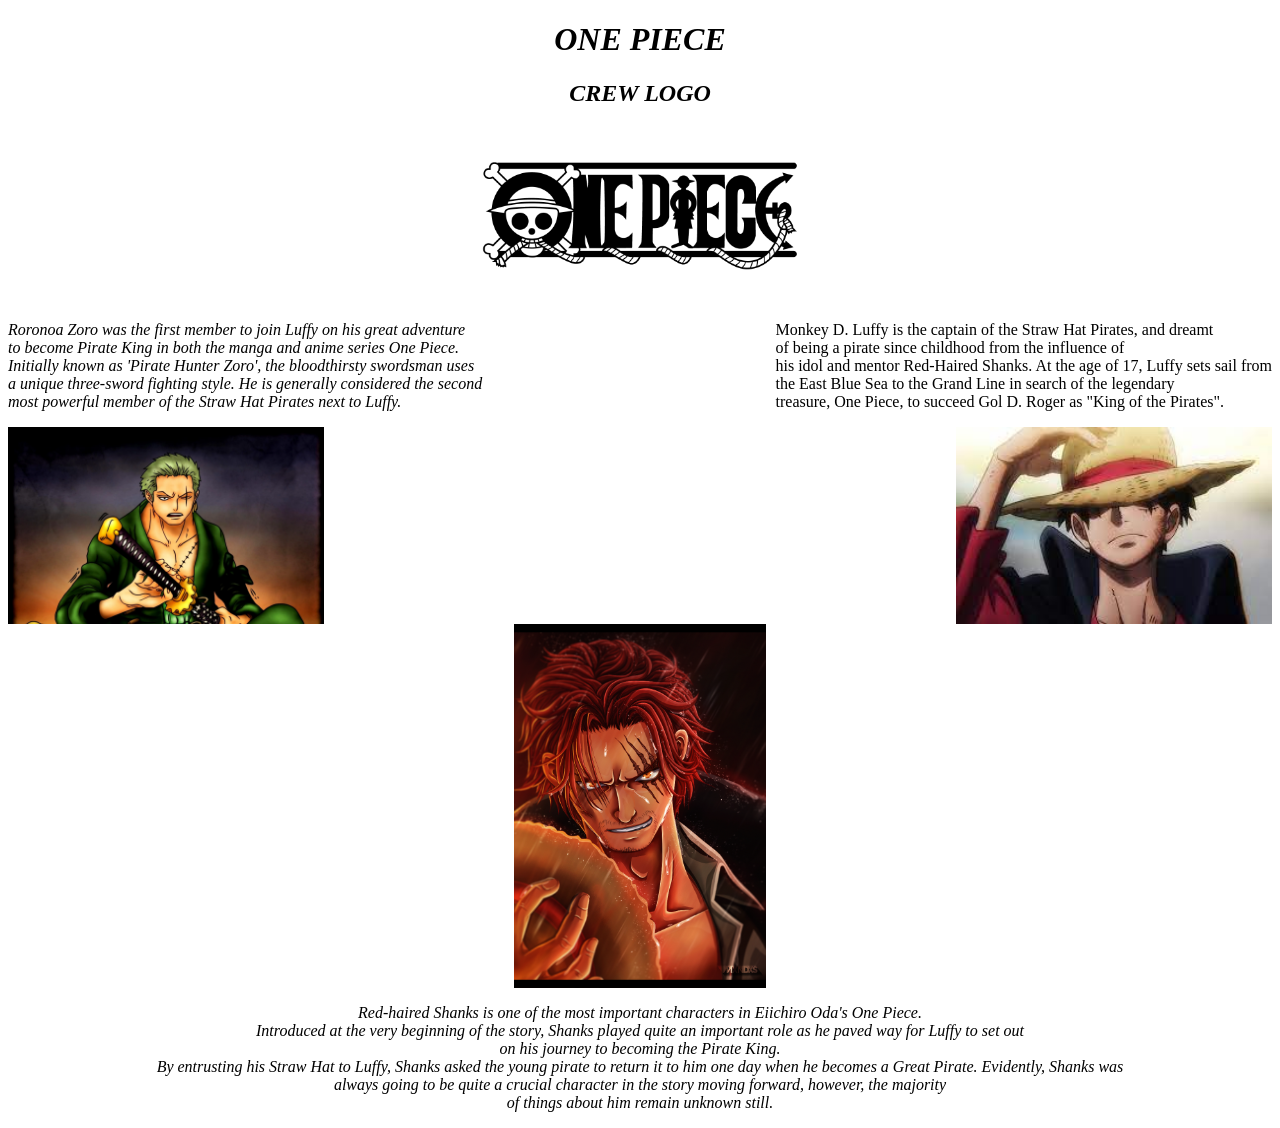
<file: HTML PROJECTS/projects2/index.html>
<!DOCTYPE html>
<html lang="en">
<head>
    <meta charset="UTF-8">
    <meta name="viewport" content="width=device-width, initial-scale=1.0">
    <title>About ONE PIECE</title>
    <style>
        .center {
            display: block;
            margin-left: auto;
            margin-right: auto;
        }
    </style>
</head>
<body>
    <h1 style="text-align: center;"><i>ONE PIECE</i></h1>
    <h2 style="text-align: center;"><i>CREW LOGO</i></h2>
    <img src="./img/One-Piece-Symbol.png" alt="LOGO" width="25%" class="center">
    
    <div style="display: flex;">
        <p style="text-align: left;"><i>Roronoa Zoro was the first member to join Luffy on his great adventure
            <br> to become Pirate King in both the manga and anime series One Piece.<br>
            Initially known as 'Pirate Hunter Zoro',
            the bloodthirsty swordsman uses <br> a unique three-sword fighting style.
            He is generally considered the second <br> most powerful member of the Straw Hat Pirates next to Luffy.</i></p>
        <p style="margin-left:auto;">Monkey D. Luffy is the captain of the Straw Hat Pirates,
            and dreamt <br> of being a pirate since childhood from the influence of <br> his idol and mentor
            Red-Haired  Shanks. At the age of 17, Luffy sets sail from <br> the East Blue Sea to the Grand
            Line in search of the legendary <br> treasure, One Piece, to succeed Gol D. Roger as "King of the Pirates".</p>
    </div>
    
    <div style="display: flex;">
        <img src="./img/Roronoa-zoro-one-sword-style-hd-wallpapers.webp" alt="zoro" width="25%">
        <img src="./img/01cb4fc3-cd32-4dab-ae46-d606bf91e92c.jpg" alt="luffy" width="25%" style="display: block; margin-left: auto;">
    </div>
    
    <img src="./img/d185f84d9adc5a10b5a364e3f0dcd036.png" alt="shanks" width="20%" style="display: block; margin-left: auto; margin-right: auto;">
    
    <p style="text-align: center;"><i>Red-haired Shanks is one of the most important characters in Eiichiro Oda's One Piece.<br>
        Introduced at the very beginning of the story, Shanks played quite an important role as
        he paved way for Luffy to set out <br> on his journey to becoming the Pirate King. <br> By entrusting
        his Straw Hat to Luffy, Shanks asked the young pirate to return it to him one day when he
        becomes a Great Pirate. Evidently, Shanks was <br> always going to be quite a crucial character 
        in the story moving forward, however, the majority <br> of things about him remain unknown still.</i></p>
</body>
</html>
</file>
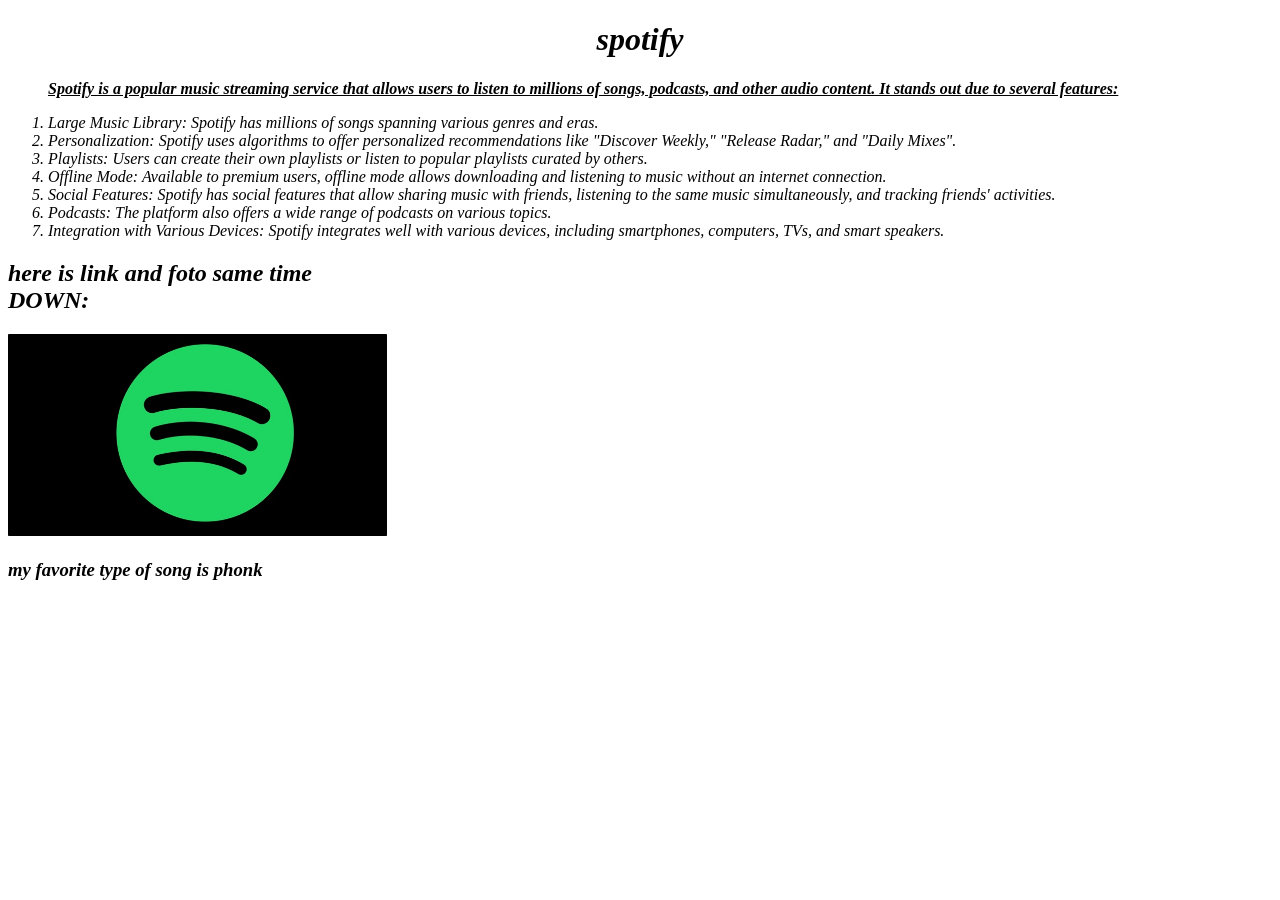
<file: HTML PROJECTS/projects3/index.html>
<!DOCTYPE html>
<html lang="en">
<head>
    <meta charset="UTF-8">
    <meta name="viewport" content="width=device-width, initial-scale=1.0">
    <title>About spotify</title>
</head>
<body>
    <center>
    <h1><i>spotify</i><i></h1>
    </center>
    <ol> 
        <p><u><b>Spotify is a popular music streaming service that allows users to listen to millions of songs,  podcasts, and other audio content. It stands out due to several features:</b></u></p>

            <li> <i>Large Music Library:  Spotify has millions of songs spanning various genres and eras.</i> <br> </li>
            
           <li> <i>Personalization: Spotify uses  algorithms to offer personalized recommendations like "Discover Weekly," "Release Radar," and  "Daily Mixes".</i> <br> </li>
            
            <li> <i>Playlists: Users can create their own playlists or listen to popular playlists curated by others.</i> <br> </li>
            
            <li> <i>Offline Mode: Available to premium users, offline mode allows downloading and listening to music without an internet connection.</i> <br> </li>
            
            <li> <i>Social Features: Spotify has social features that allow sharing music with friends,  listening to the same music simultaneously, and tracking friends'  activities.</i> <br> </li> 
            
            <li> <i>Podcasts: The platform also offers a  wide range of podcasts on various topics.</i> <br> </li>
            
            <li> <i>Integration with Various Devices: Spotify integrates well with various  devices, including smartphones, computers, TVs, and smart speakers.</i> <br> </li>
    </ol>
    <h2>here is link and foto same time <br> <i>DOWN:</i> </h2>
    <a href="https://open.spotify.com/"><img src="./img/spotify_logo_750400.jpg" alt="foto=link" width="30%"></a> 
    <h3>my favorite type of song is phonk</h3>
</body>
</html>
</file>
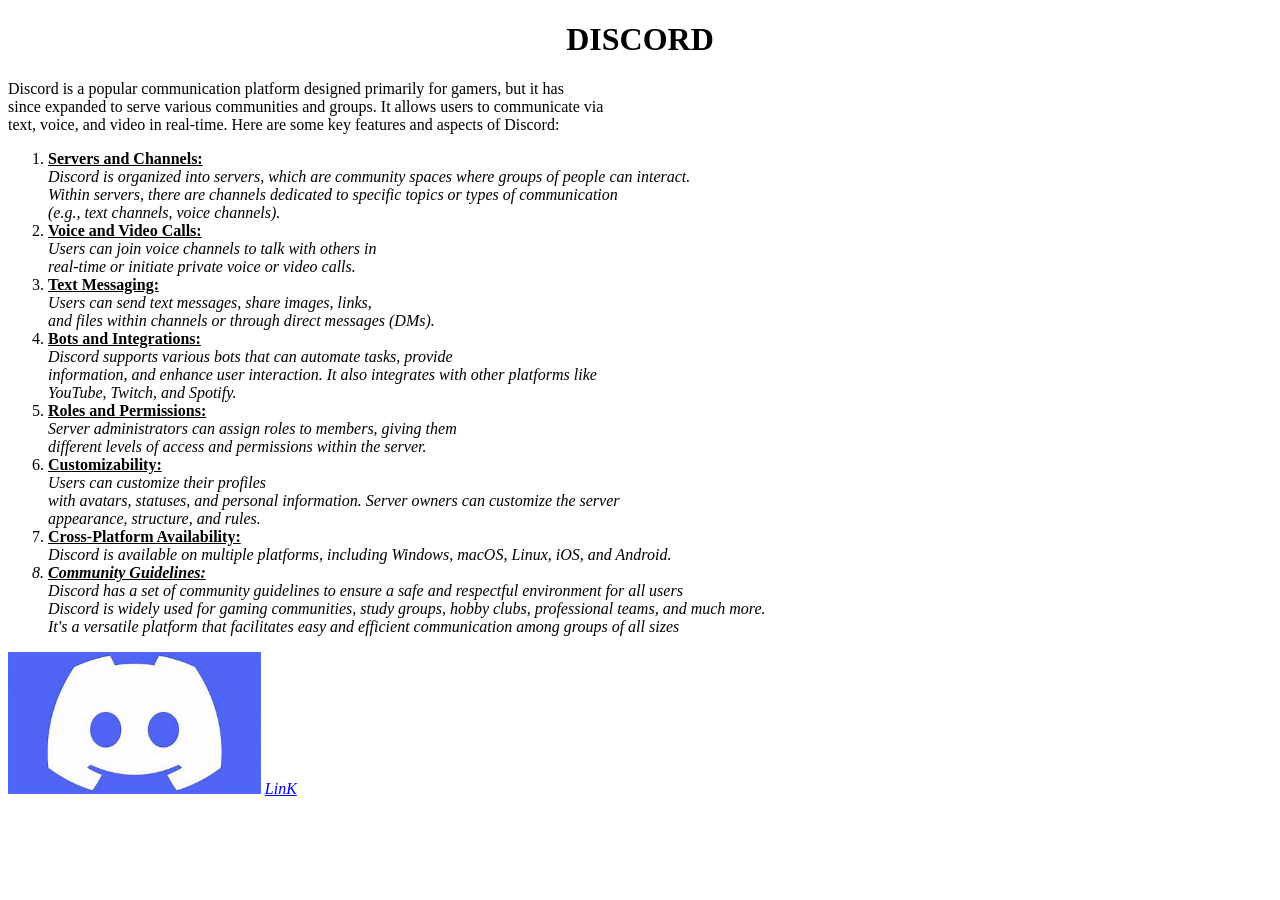
<file: HTML PROJECTS/projects4/index.html>
<!DOCTYPE html>
<html lang="en">
<head>
    <meta charset="UTF-8">
    <meta name="viewport" content="width=device-width, initial-scale=1.0">
    <title>About DISCORD</title>
</head>
<body>
    <center>
    <h1>DISCORD</h1>
    </center>
    <p>Discord is a popular communication platform designed primarily for gamers, but it has <br>
         since expanded to serve various communities and groups. It allows users to communicate via <br> text, voice, and video in real-time. Here are some key features and aspects of Discord:</p>
        <ol>
            <li><b><u>Servers and Channels:</u></b></li>
        <i>Discord is organized into servers, which are community spaces where groups of people can interact. <br>
        Within servers, there are channels dedicated to specific topics or types of communication <br> (e.g., text channels, voice channels).</i>
        <li><b><u>Voice and Video Calls:</u></b></li>
        <i>Users can join voice channels to talk with others in <br> real-time or initiate private voice or video calls.</i>
        <li><b><u>Text Messaging:</u></b></li>
        <i>Users can send text messages, share images, links, <br> and files within channels or through direct messages (DMs).</i>
        <li><b><u>Bots and Integrations:</u></b></li>
        <i>Discord supports various bots that can automate tasks, provide <br> information, and enhance user interaction.
        It also integrates with other platforms like <br> YouTube, Twitch, and Spotify.</i>
        <li><b><u>Roles and Permissions:</u></b></li>
        <i>Server administrators can assign roles to members, giving them <br> different levels of access and permissions within the server.</i> 
        <li><b><u>Customizability:</u></b></li>
        <i>Users can customize their profiles <br> with avatars, statuses, and personal information.
        Server owners can customize the server <br> appearance, structure, and rules.</i>
        <li><b><u>Cross-Platform Availability:</u><i></b></li>
        <i>Discord is available on multiple platforms, including Windows, macOS, Linux, iOS, and Android.</i>
        <li><b><u>Community Guidelines:</u></b></li>
       <i>Discord has a set of community guidelines to ensure a safe and respectful environment for all users <br> 
        Discord is widely used for gaming communities, study groups, hobby clubs, professional teams, and much more. <br> 
         It's a versatile platform that facilitates easy and efficient communication among groups of all sizes</i></ol>
         <img src="./img/th.jpg" alt="photo" width="20%">
         <a href="https://discord.com/">LinK</a>
</body>
</html>
</file>
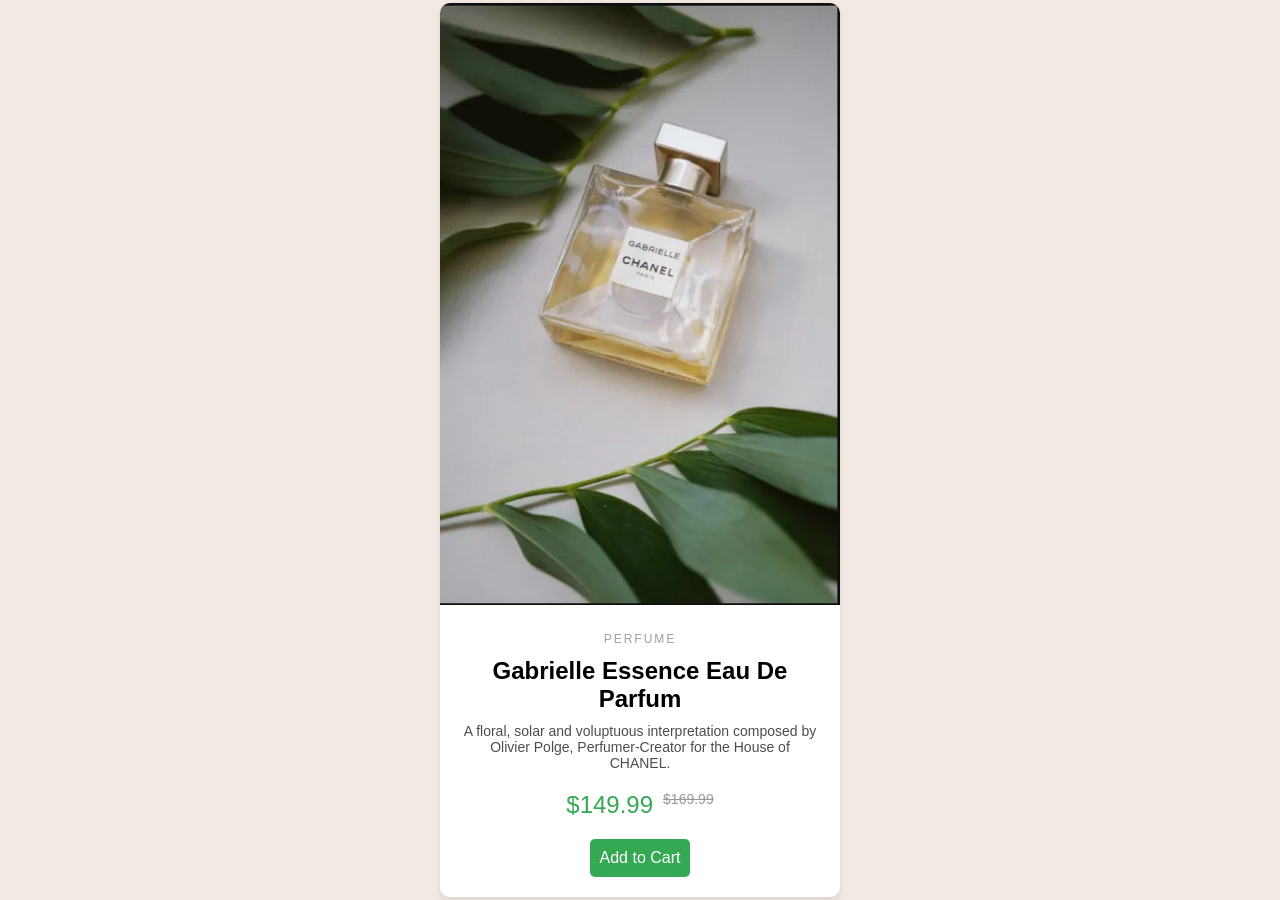
<file: HTML PROJECTS/projects5/index.html>
<!DOCTYPE html>
<html lang="en">
<head>
    <meta charset="UTF-8">
    <meta name="viewport" content="width=device-width, initial-scale=1.0">
    <title>Product Card</title>
    <link rel="stylesheet" href="./style.css">
</head>
<body>
    <div class="product-card">
        <div class="image-section">
            <img src="./img/image.png" alt="Gabrielle Essence Eau De Parfum">
        </div>
        <div class="details-section">
            <span class="category">Perfume</span>
            <h1>Gabrielle Essence Eau De Parfum</h1>
            <p>A floral, solar and voluptuous interpretation composed by Olivier Polge, Perfumer-Creator for the House of CHANEL.</p>
            <div class="price">
                <span class="current-price">$149.99</span>
                <span class="old-price">$169.99</span>
            </div>
            <button class="add-to-cart">Add to Cart</button>
        </div>
    </div>
</body>
</html>
</file>
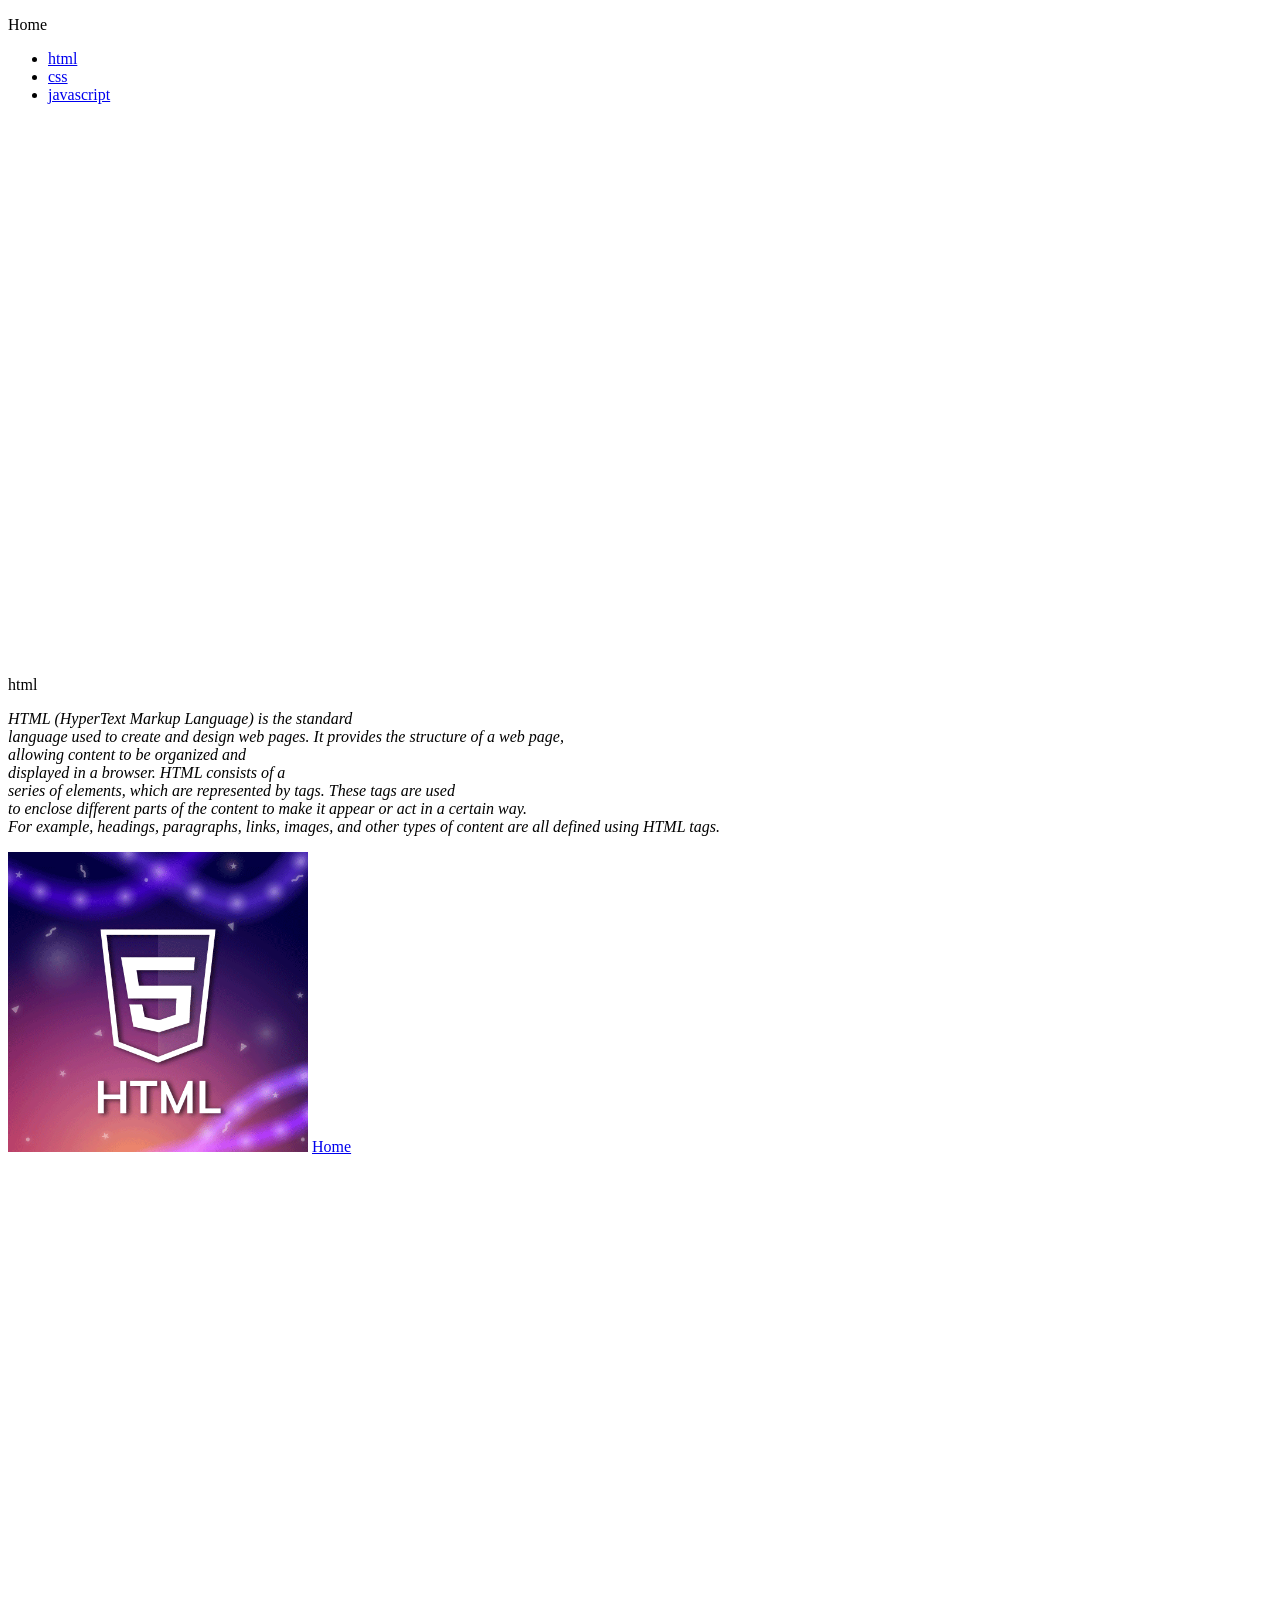
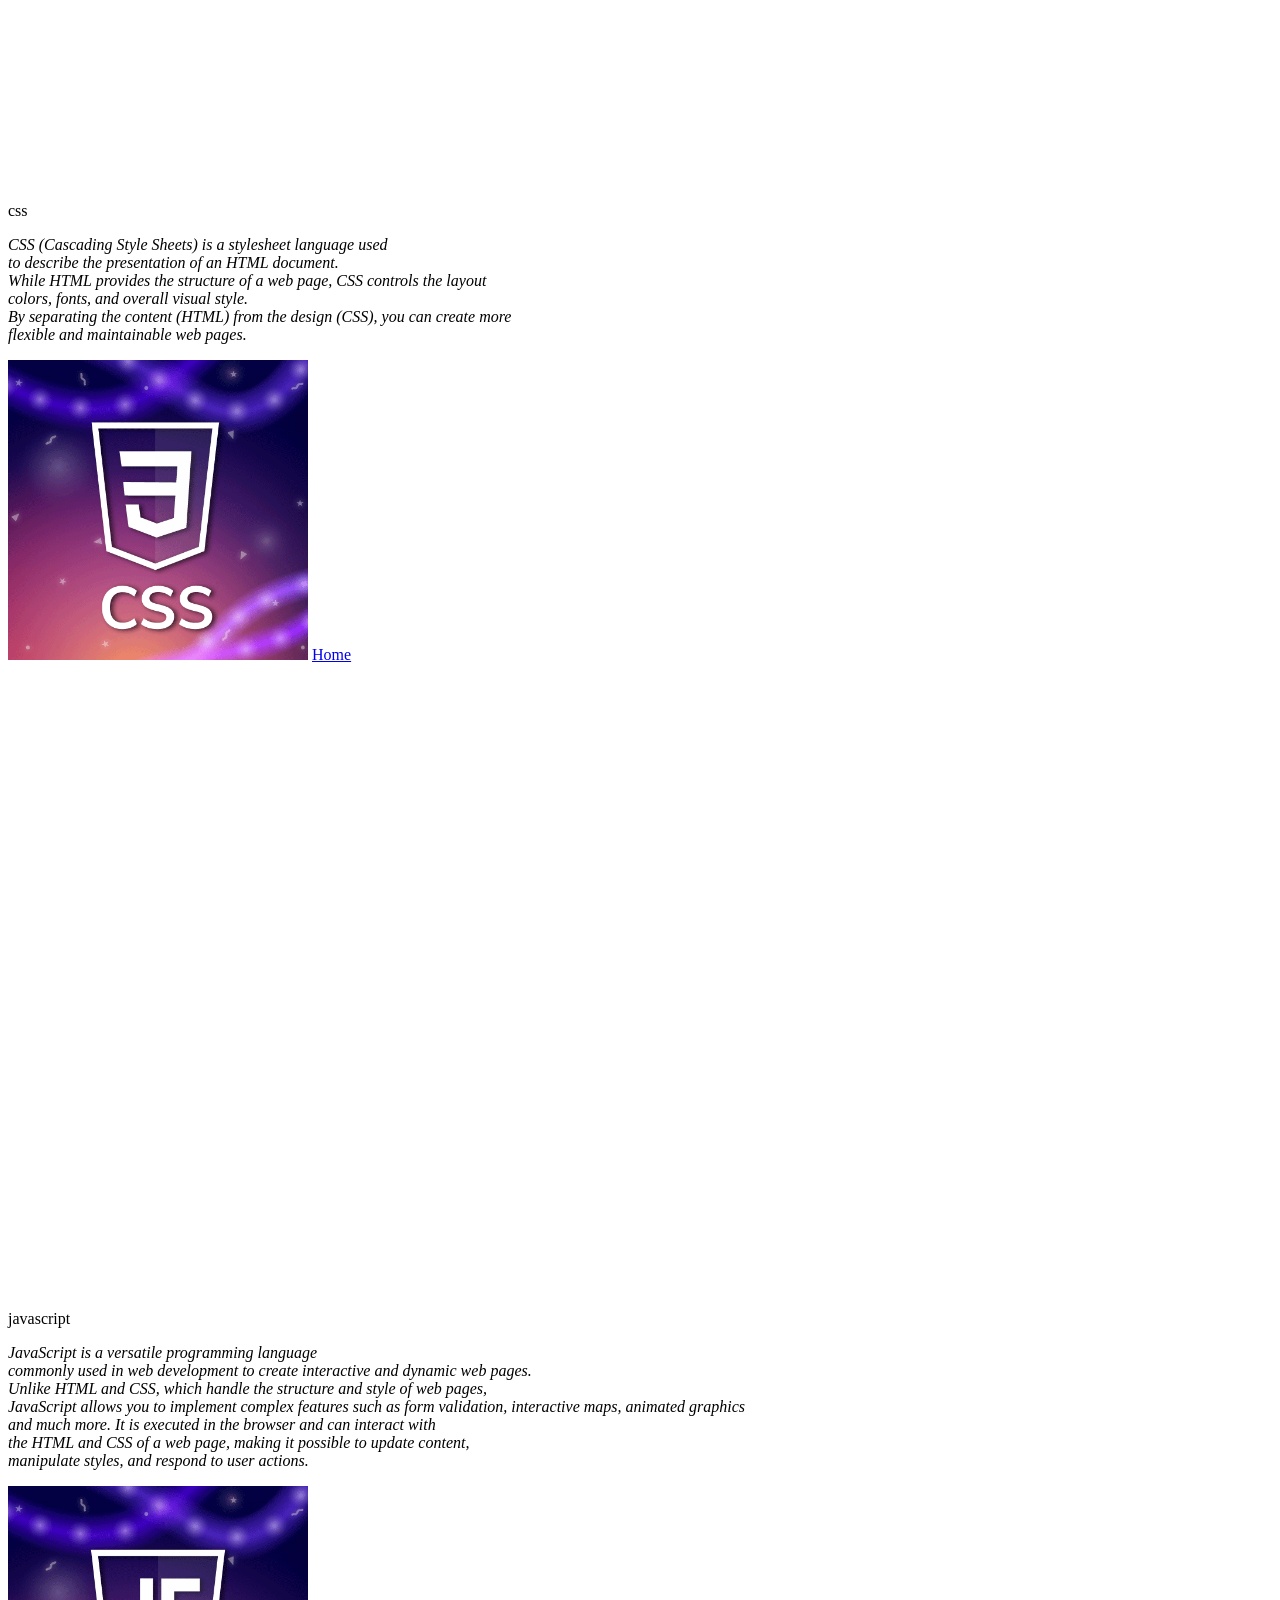
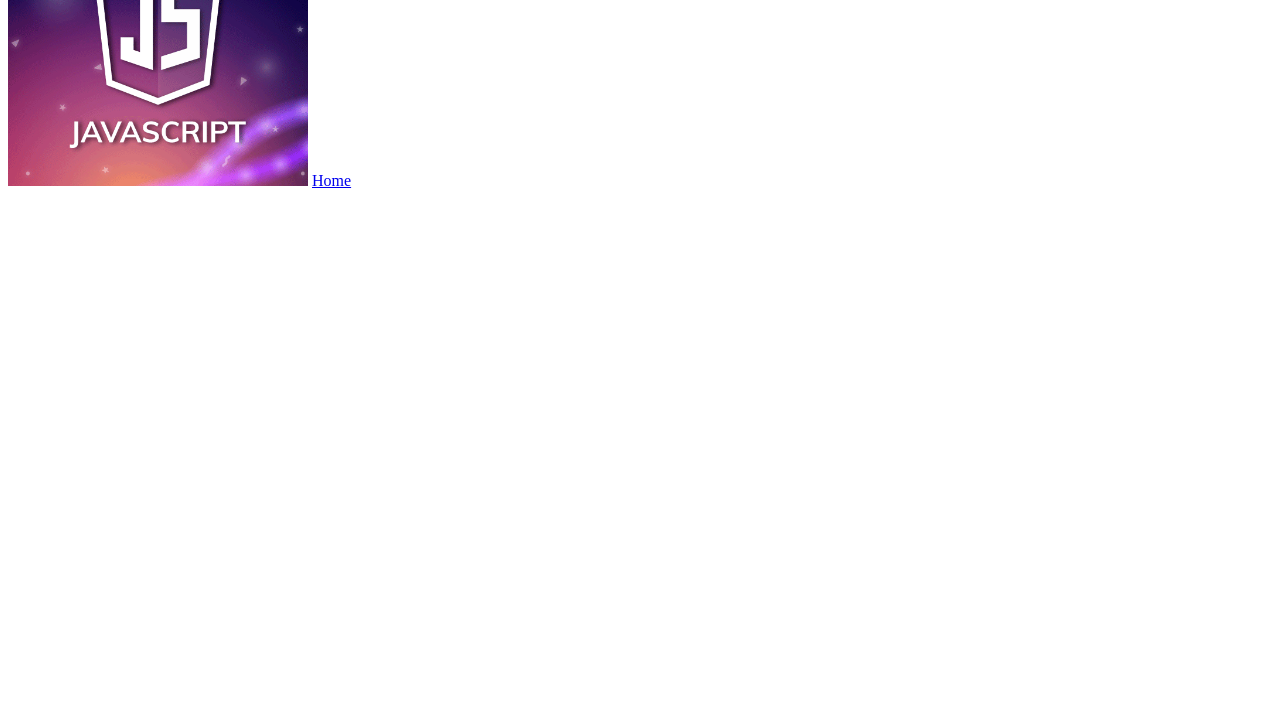
<file: HTML PROJECTS/projects6/index.html>
<!DOCTYPE html>
<html lang="en">
<head>
    <meta charset="UTF-8">
    <meta name="viewport" content="width=device-width, initial-scale=1.0">
    <title>Document</title>
</head>
<body>
    <p id="home">Home</p>
    <nav>
        <ul>
            <li><a href="#html">html</a></li>
            <li><a href="#css">css</a></li>
            <li><a href="#javascript">javascript</a></li>
        </ul>
    </nav>


    <br><br><br><br><br><br><br><br><br><br>
    <br><br><br><br><br><br><br><br><br><br>
    <br><br><br><br><br><br><br><br><br><br>


    <p id="html">html</p>
    <p><i>HTML (HyperText Markup Language) is the standard <br> language used to create and design web pages. 
        It provides the structure of a web page, <br> allowing content to be organized and <br> displayed in a browser.
         HTML consists of a <br> series of elements, which are represented by tags. 
        These tags are used <br> to enclose different parts of the content to make it appear or act in a certain way. <br> For example,
         headings, paragraphs, links, images, and other types of content are all defined using HTML tags.</i></p>
         <img src="./img/unnamed.png" alt="html photo" width="300">
    <a href="#home">Home</a>


    <br><br><br><br><br><br><br><br><br><br><br>
    <br><br><br><br><br><br><br><br><br><br><br>
    <br><br><br><br><br><br><br><br><br><br><br>
    <br><br><br>


    <p id="css">css</p>
    <p><i>CSS (Cascading Style Sheets) is a stylesheet language used  <br> 
        to describe the presentation of an HTML document.
         <br>While HTML provides the structure of a web page, CSS controls the layout
   <br>colors, fonts, and overall visual style. <br> By separating the content (HTML) from the design (CSS),
         you can create more <br> flexible and maintainable web pages.</i></p>
         <img src="./img/unnamed (1).png" alt="css Photo" width="300">
    <a href="#home">Home</a>




    <br><br><br><br><br><br>
    <br><br><br><br><br><br>
    <br><br><br>
    <br><br><br><br><br><br>
    <br><br><br><br><br><br>
    <br><br><br>
    <br><br><br><br><br><br>


    <p id="javascript">javascript</p>
    <p><i>JavaScript is a versatile programming language <br>  commonly used in web development to create 
        interactive and dynamic web pages. <br> Unlike HTML and CSS, which handle the structure and 
        style of web pages, <br> JavaScript allows you to implement complex features such as form
         validation, interactive maps, animated graphics <br> and much more. It is executed in
         the browser and can interact with <br> the HTML and CSS of a web page,
         making it possible to update content, <br> manipulate styles, and respond to user actions.</i></p>
         <img src="./img/unnamed (2).png" alt="javascript photo" width="300px">
    <a href="#home">Home</a>




    <br><br><br><br><br><br><br><br><br><br>
    <br><br><br><br><br><br><br><br><br><br>
    <br><br><br><br><br><br><br><br><br><br>




</body>
</html>
</file>
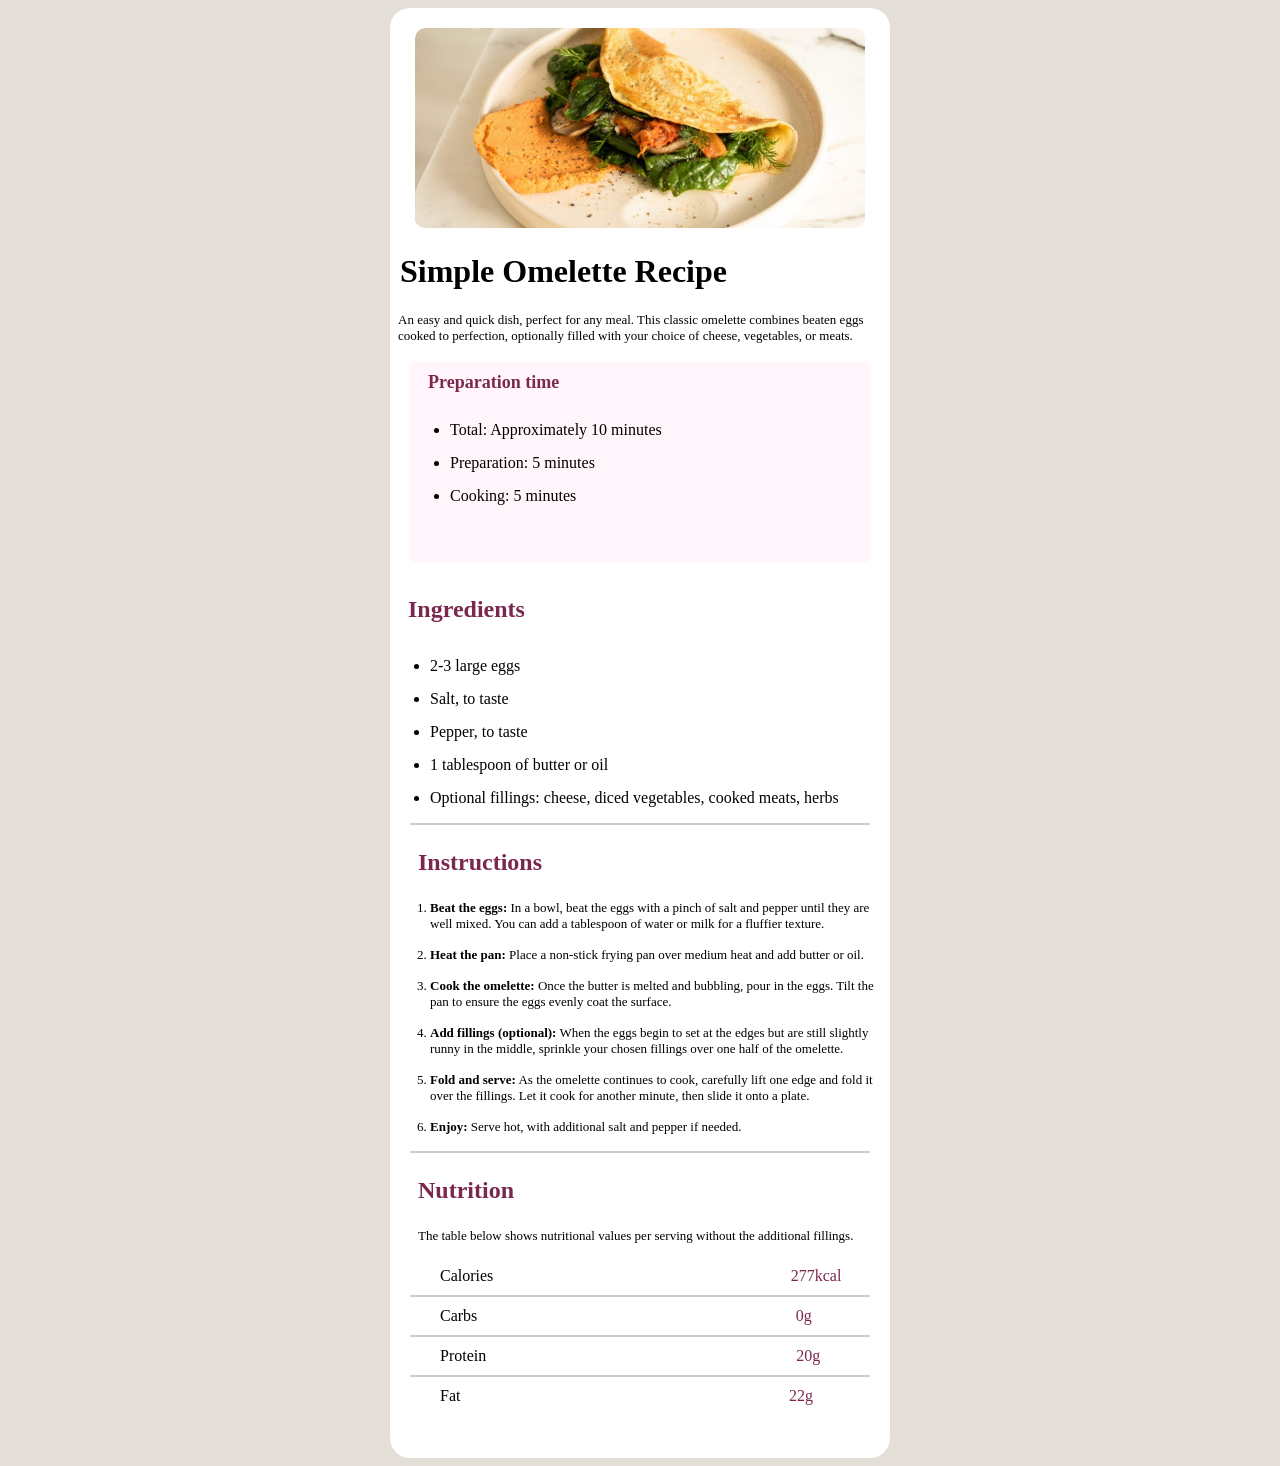
<file: HTML PROJECTS/projects8/index.html>
<!DOCTYPE html>
<html lang="en">
  <head>
    <meta charset="UTF-8">
    <meta name="viewport" content="width=device-width, initial-scale=1.0">
    <link rel="stylesheet" href="./css/style.css">
    <title>Frontend Mentor | Recipe page</title>
  </head>
  <body>
    <div class="container">
      <div class="image">
        <img src="./assets/images/image-omelette.jpeg" width="400px">
      </div>
      <div class="text">
        <h1>Simple Omelette Recipe</h1>
        <p>An easy and quick dish, perfect for any meal. This classic omelette combines beaten eggs cooked 
          to perfection, optionally filled with your choice of cheese, vegetables, or meats.
        </p>
        <div class="prep">
          <p>Preparation time</p>
          <ul>
            <li>Total: Approximately 10 minutes</li>
            <li>Preparation: 5 minutes</li>
            <li>Cooking: 5 minutes</li>
          </ul>
        </div>
        <p id="Ing">Ingredients</p>
        <ul>
          <li>2-3 large eggs</li>
          <li>Salt, to taste</li>
          <li>Pepper, to taste</li>
          <li>1 tablespoon of butter or oil</li>
          <li>Optional fillings: cheese, diced vegetables, cooked meats, herbs</li>
        </ul>
        <hr>
        <p id="Ins">Instructions</p>
        <ol>
          <li><b>Beat the eggs:</b> In a bowl, beat the eggs with a pinch of salt and pepper until they are well mixed. 
            You can add a tablespoon of water or milk for a fluffier texture.</li>
          <li><b>Heat the pan:</b> Place a non-stick frying pan over medium heat and add butter or oil.</li>
          <li><b>Cook the omelette:</b> Once the butter is melted and bubbling, pour in the eggs. Tilt the pan to ensure 
            the eggs evenly coat the surface.</li>
          <li><b>Add fillings (optional):</b> When the eggs begin to set at the edges but are still slightly runny in the 
            middle, sprinkle your chosen fillings over one half of the omelette.</li>
          <li><b>Fold and serve:</b> As the omelette continues to cook, carefully lift one edge and fold it over the 
            fillings. Let it cook for another minute, then slide it onto a plate.</li>
          <li><b>Enjoy:</b> Serve hot, with additional salt and pepper if needed.</li>
        </ol>
        <hr>
        <p id="nut">Nutrition</p>
        <p id="bel">The table below shows nutritional values per serving without the additional fillings.</p>
        <table>
          <tr>
            <td>Calories</td>
            <td class="d">277kcal</td>
          </tr>
        </table>
        <hr class="hr">
        <table>
          <tr>
            <td>Carbs</td>
            <td class="d">0g</td>
          </tr>
        </table>
        <hr class="hr">
        <table>
          <tr>
            <td>Protein</td>
            <td class="d">20g</td>
          </tr>
        </table>
        <hr class="hr">
        <table>
          <tr>
            <td>Fat</td>
            <td class="d">22g</td>
          </tr>
        </table>
      </div>
    </div>
  </body>
</html>
</file>
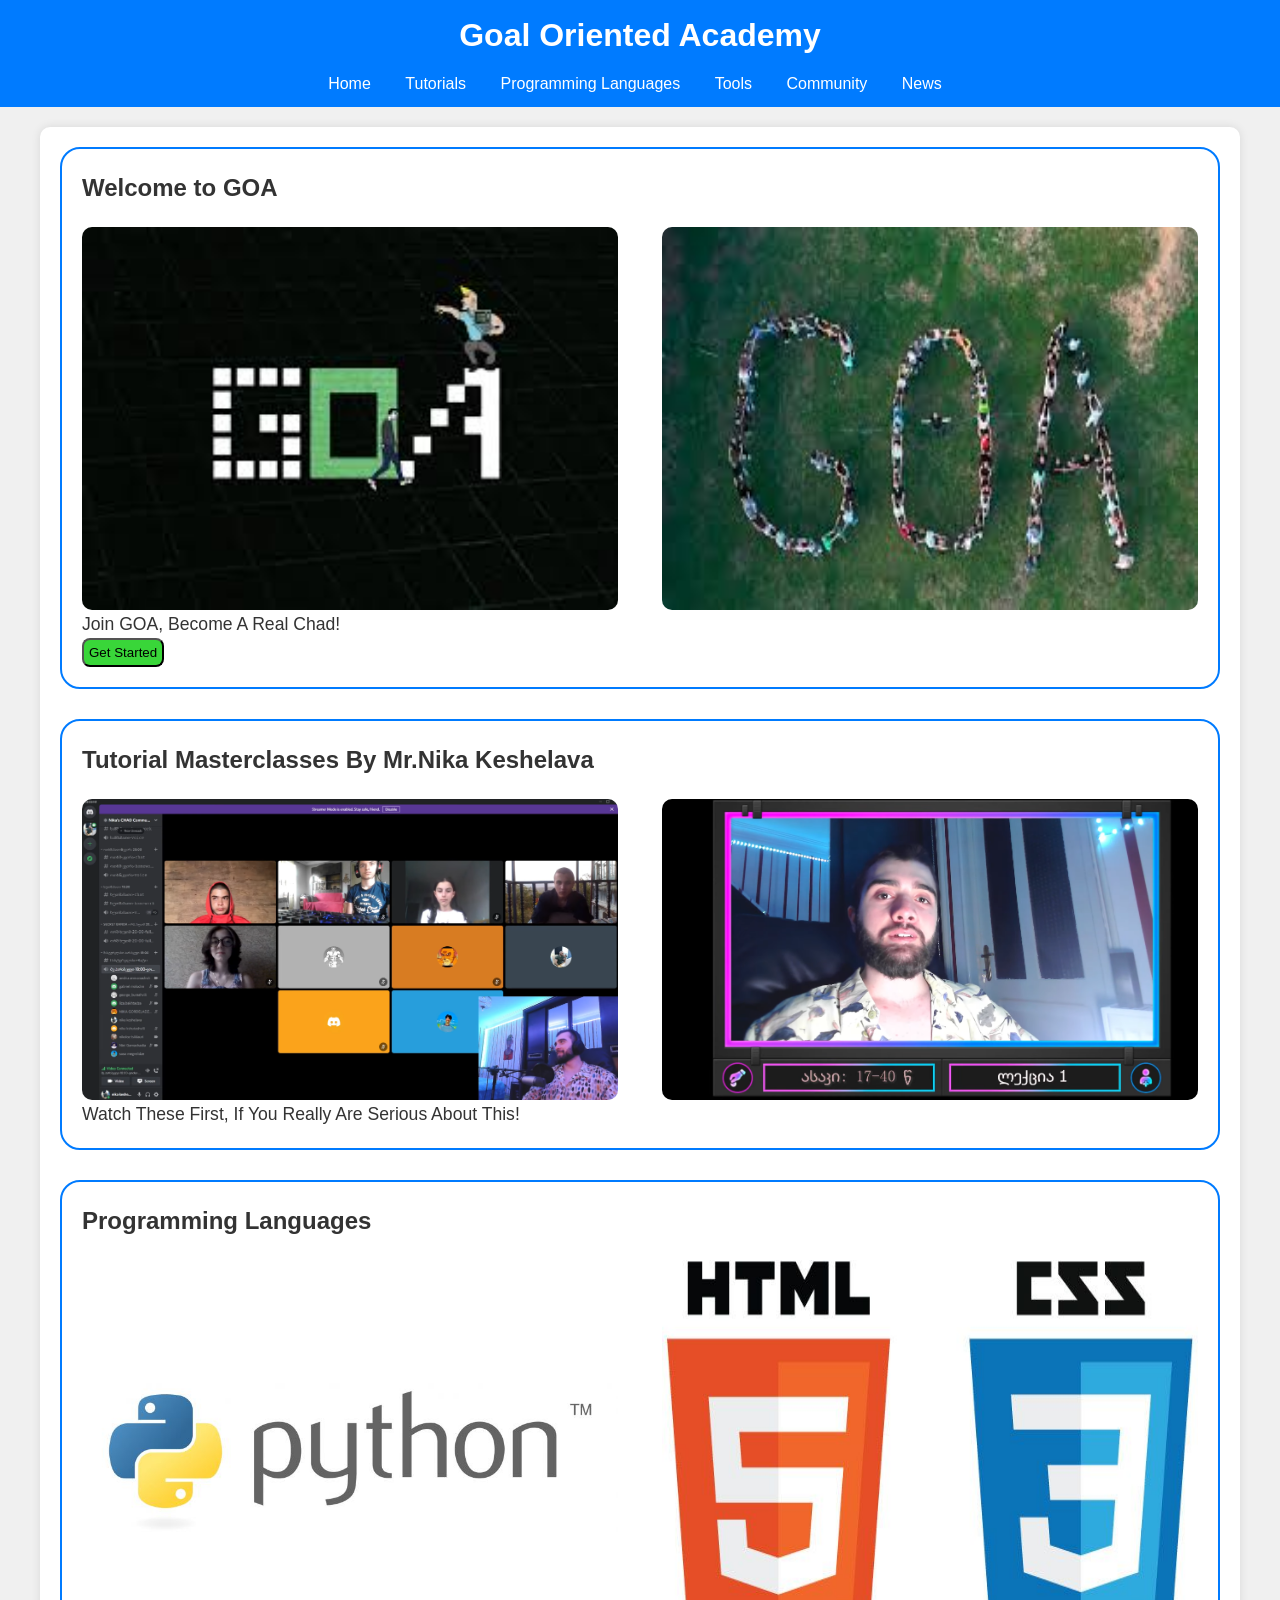
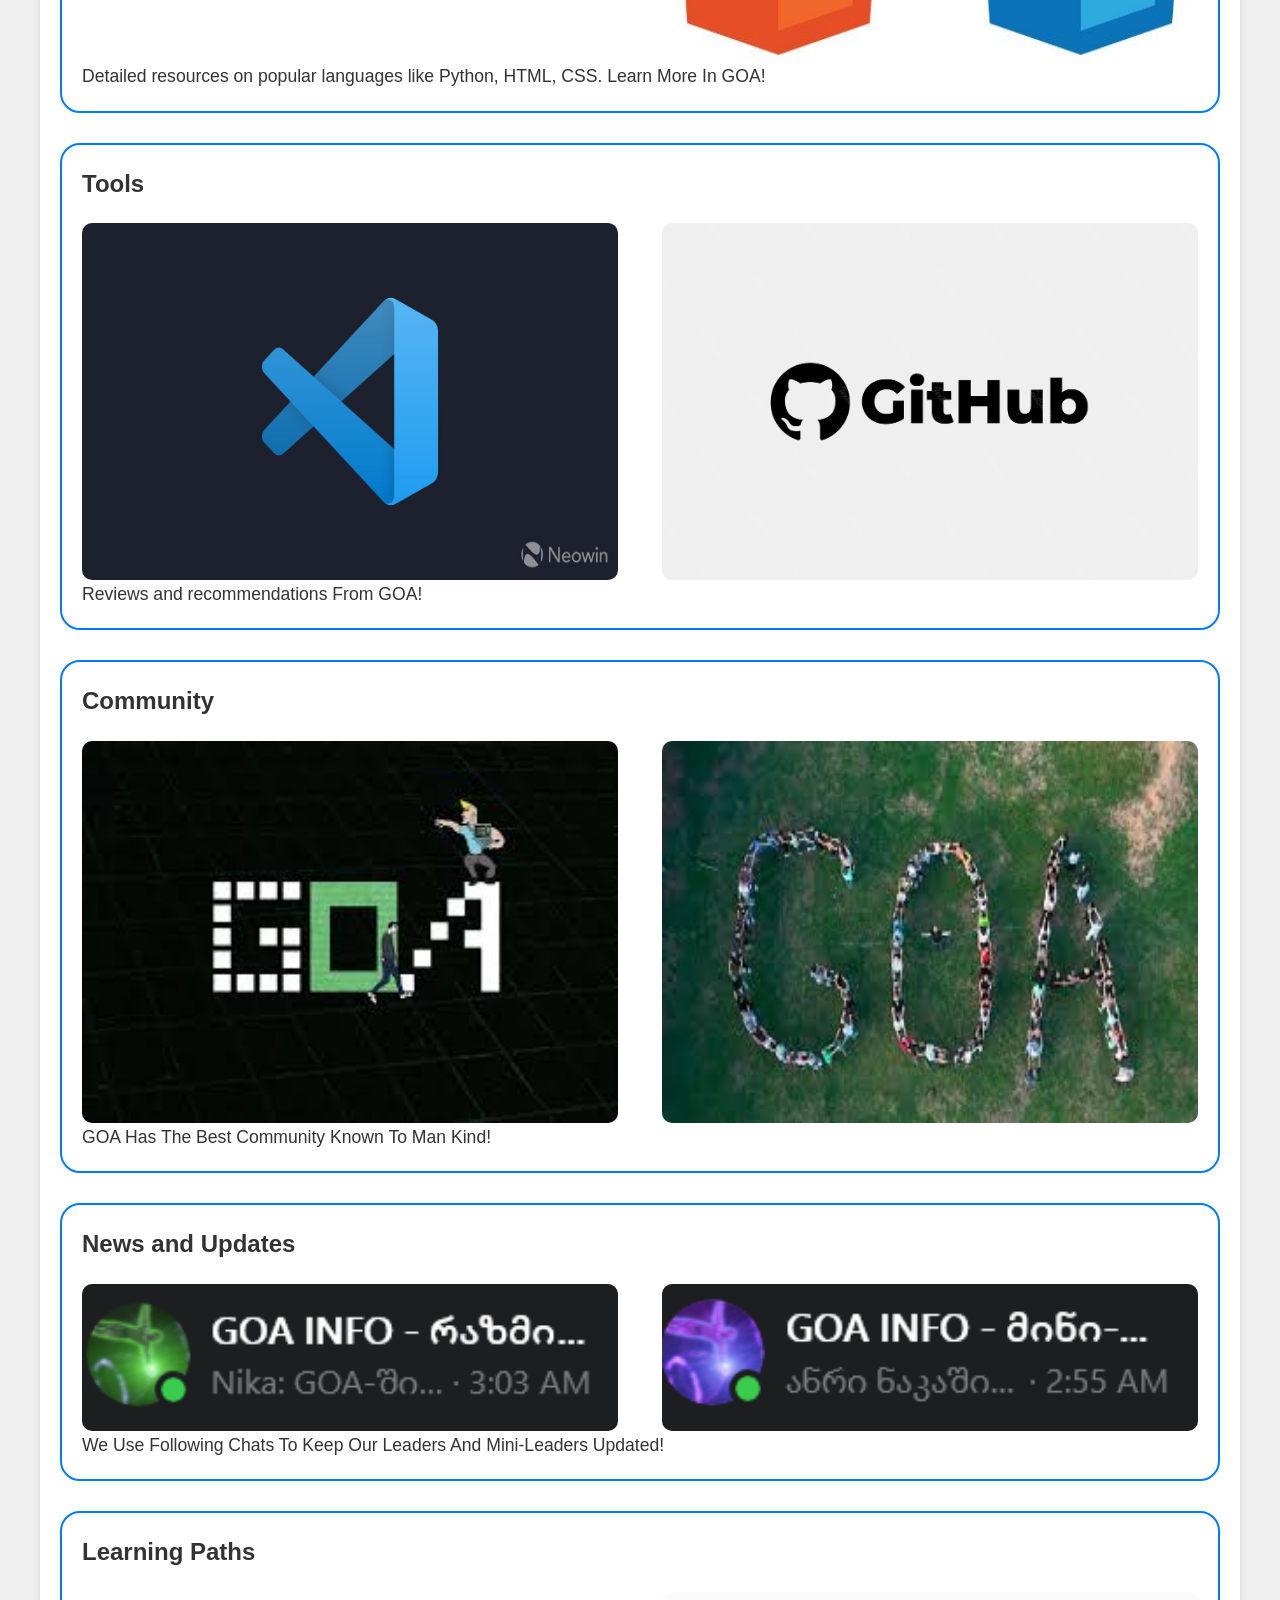
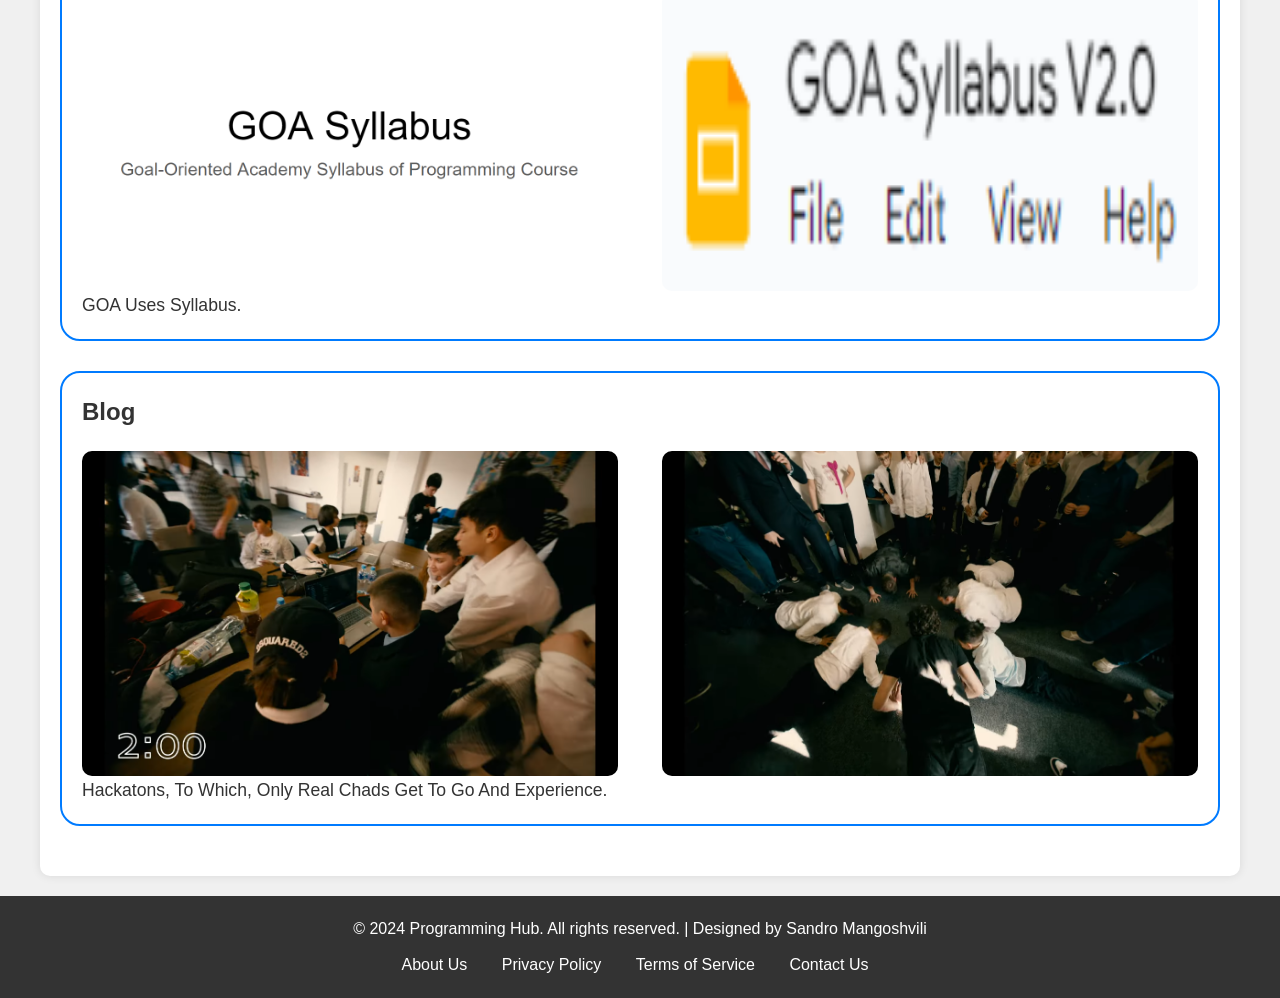
<file: HTML PROJECTS/projects9/index.html>
<!DOCTYPE html>
<html lang="en">
<head>
    <meta charset="UTF-8">
    <meta name="viewport" content="width=device-width, initial-scale=1.0">
    <link rel="stylesheet" href="style.css">
    <title>Goal Oriented Academy</title>
    <meta name="description" content="Explore comprehensive tutorials, resources, and community discussions on programming languages and tools. Start your coding journey today!">
</head>
<body>
    <header>
        <h1>Goal Oriented Academy</h1>
        <nav>
            <ul>
                <li><a href="#hero-section">Home</a></li>
                <li><a href="#tutorials-section">Tutorials</a></li>
                <li><a href="#languages-section">Programming Languages</a></li>
                <li><a href="#tools-section">Tools</a></li>
                <li><a href="#community-section">Community</a></li>
                <li><a href="#news-section">News</a></li>
            </ul>
        </nav>
    </header>

    <div class="main">
        <section id="hero-section" class="section">
            <h2>Welcome to GOA</h2>
            <div class="image-container">
                <img src="image.png" alt="Image 1">
                <img src="image copy.png" alt="Image 2">
            </div>
            <p>Join GOA, Become A Real Chad!</p>
            <a href="https://www.facebook.com/groups/1133392237455746" class="btn" target="_blank"><button>Get Started</button></a>
        </section>

        <section id="tutorials-section" class="section">
            <h2>Tutorial Masterclasses By Mr.Nika Keshelava</h2>
            <div class="image-container">
                <img src="image copy 2.png" alt="Image 1">
                <img src="image copy 3.png" alt="Image 2">
            </div>
            <p>Watch These First, If You Really Are Serious About This!</p>
        </section>

        <section id="languages-section" class="section">
            <h2>Programming Languages</h2>
            <div class="image-container">
                <img src="image copy 4.png" alt="Image 1">
                <img src="image copy 5.png" alt="Image 2">
            </div>
            <p>Detailed resources on popular languages like Python, HTML, CSS. Learn More In GOA!</p>
        </section>

        <section id="tools-section" class="section">
            <h2>Tools</h2>
            <div class="image-container">
                <img src="image copy 6.png" alt="Image 1">
                <img src="image copy 7.png" alt="Image 2">
            </div>
            <p>Reviews and recommendations From GOA!</p>
        </section>

        <section id="community-section" class="section">
            <h2>Community</h2>
            <div class="image-container">
                <img src="image.png" alt="Image 1">
                <img src="./image copy.png" alt="Image 2">
            </div>
            <p>GOA Has The Best Community Known To Man Kind!</p>
        </section>

        <section id="news-section" class="section">
            <h2>News and Updates</h2>
            <div class="image-container">
                <img src="image copy 10.png" alt="Image 1">
                <img src="image copy 9.png" alt="Image 2">
            </div>
            <p>We Use Following Chats To Keep Our Leaders And Mini-Leaders Updated!</p>
        </section>

        <section id="learning-paths-section" class="section">
            <h2>Learning Paths</h2>
            <div class="image-container">
                <img src="image copy 12.png" alt="Image 1">
                <img src="image copy 11.png" alt="Image 2">
            </div>
            <p>GOA Uses Syllabus.</p>
        </section>

        <section id="blog-section" class="section">
            <h2>Blog</h2>
            <div class="image-container">
                <img src="image copy 13.png" alt="Image 1">
                <img src="image copy 14.png" alt="Image 2">
            </div>
            <p>Hackatons, To Which, Only Real Chads Get To Go And Experience.</p>
        </section>
    </div>

    <footer>
        <p>&copy; 2024 Programming Hub. All rights reserved. | Designed by Sandro Mangoshvili</p>
        <nav>
            <ul>
                <li><a href="#">About Us</a></li>
                <li><a href="#">Privacy Policy</a></li>
                <li><a href="#">Terms of Service</a></li>
                <li><a href="#">Contact Us</a></li>
            </ul>
        </nav>
    </footer>
</body>
</html>
</file>
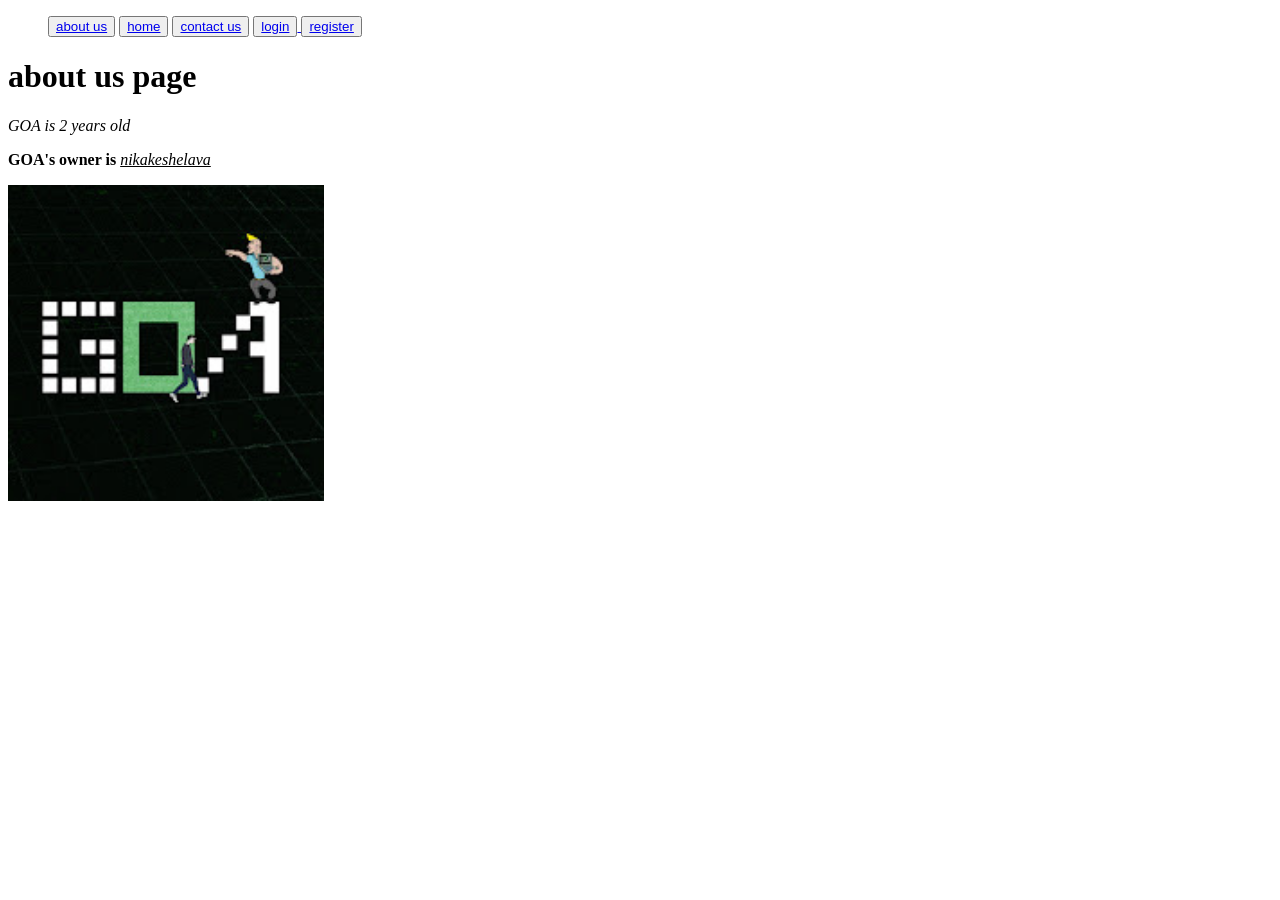
<file: about.html>
<!DOCTYPE html>
<html lang="en">
<head>
    <meta charset="UTF-8">
    <meta name="viewport" content="width=device-width, initial-scale=1.0">
    <title>about us</title>
</head>
<body>

<nav>
    <ul>
        <button><a href="about.html">about us</a></button>
        <button><a href="home.html">home </a></button>
        <button><a href="contact.html">contact us</a></button>
        <button><a href="login.html">login<login/a></button>
        <button><a href="register.html">register</a></button>
    </ul>
</nav>
    


    <h1>about us page</h1>
    <p><i>GOA is 2 years old</i></p>
    <p><b>GOA's owner is</b> <u><i>nikakeshelava</i></u></p>

    <img src="./img/channels4_profile.jpg" alt="GOA PHOTO" width="25%">


     
</body>
</html>
</file>
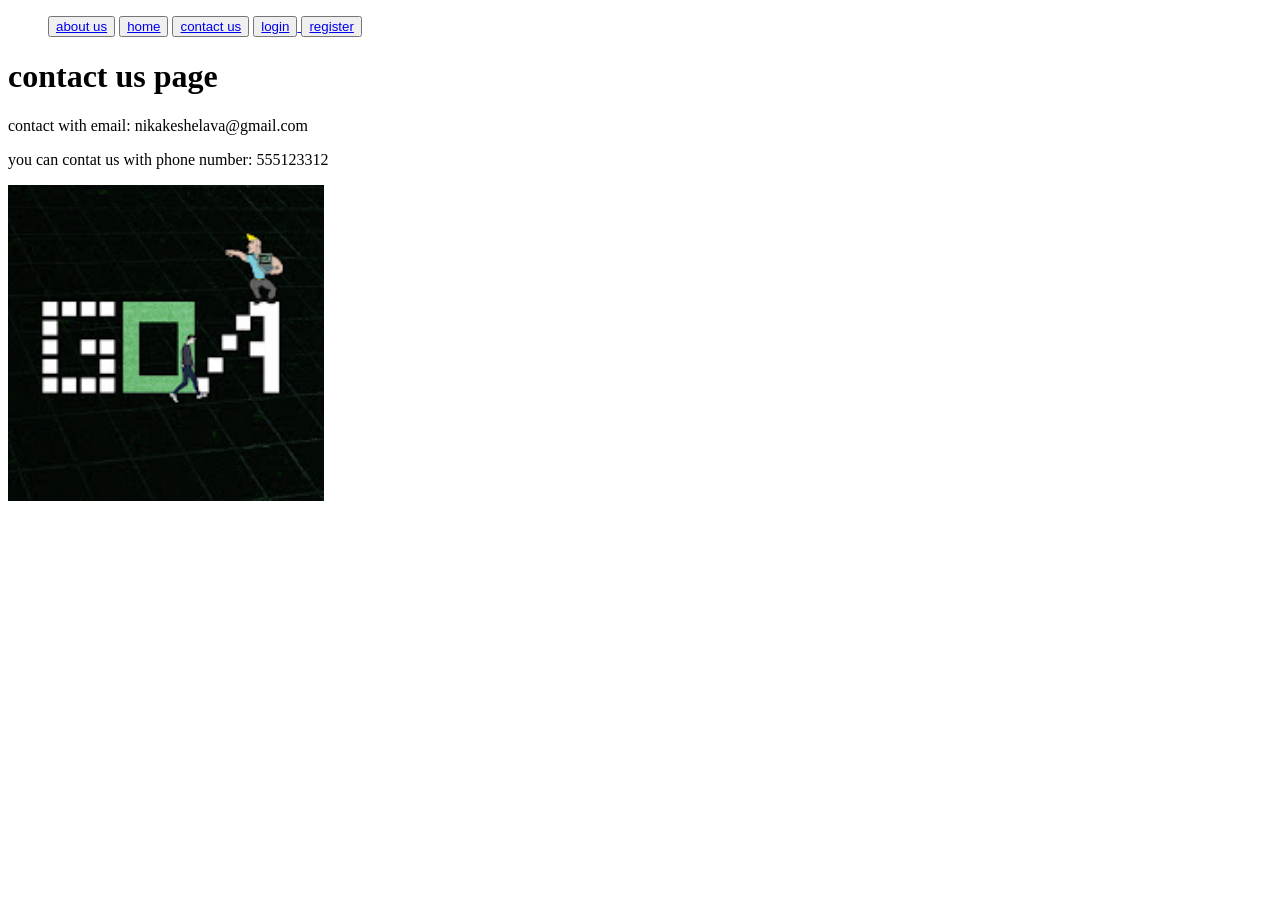
<file: contact.html>
<!DOCTYPE html>
<html lang="en">
<head>
    <meta charset="UTF-8">
    <meta name="viewport" content="width=device-width, initial-scale=1.0">
    <title>contact us</title>
</head>
<body>
      <nav>
        <ul>
          <button><a href="about.html">about us</a></button>
        <button><a href="home.html">home </a></button>
        <button><a href="contact.html">contact us</a></button>
        <button><a href="login.html">login<login/a></button>
        <button><a href="register.html">register</a></button>
        </ul>
      </nav>
    
    

    <h1>contact us page</h1>
    <p>contact with email: nikakeshelava@gmail.com</p>
    <p>you can contat us with phone number: 555123312</p>

    <img src="./img/channels4_profile.jpg" alt="GOA PHOTO" width="25%">

    


</body>
</html>
</file>
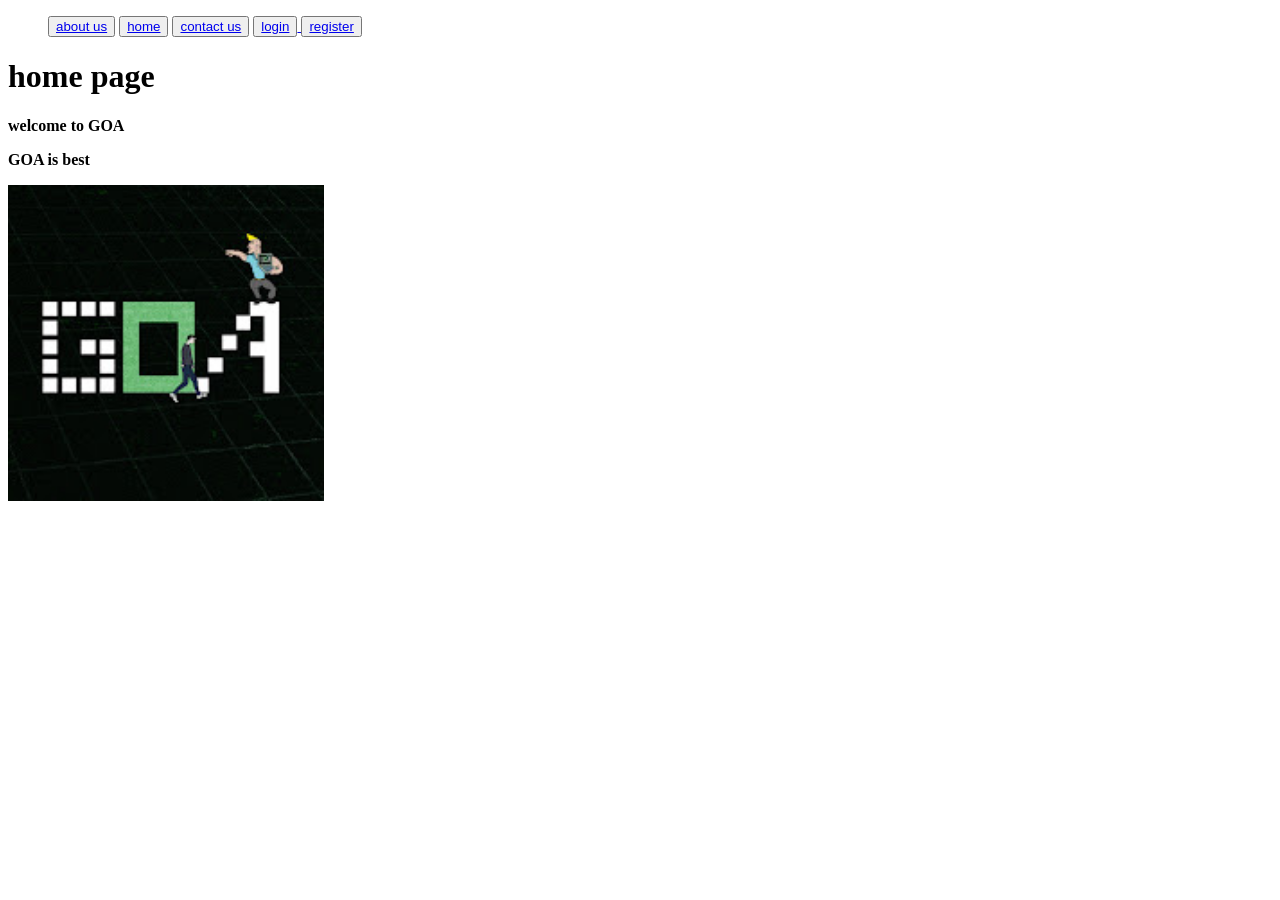
<file: home.html>
<!DOCTYPE html>
<html lang="en">
<head>
    <meta charset="UTF-8">
    <meta name="viewport" content="width=device-width, initial-scale=1.0">
    <title>home</title>
</head>
<body>
    <nav>
        <ul>
            <button><a href="about.html">about us</a></button>
        <button><a href="home.html">home </a></button>
        <button><a href="contact.html">contact us</a></button>
        <button><a href="login.html">login<login/a></button>
        <button><a href="register.html">register</a></button>
        </ul>
    </nav>
    


    <h1>home page</h1>
    <p><strong>welcome to GOA</strong></p>
    <p><b>GOA is best</b></p>
    <img src="./img/channels4_profile.jpg" alt="GOA PHOTO" width="25%">
    
</body>
</html>
</file>
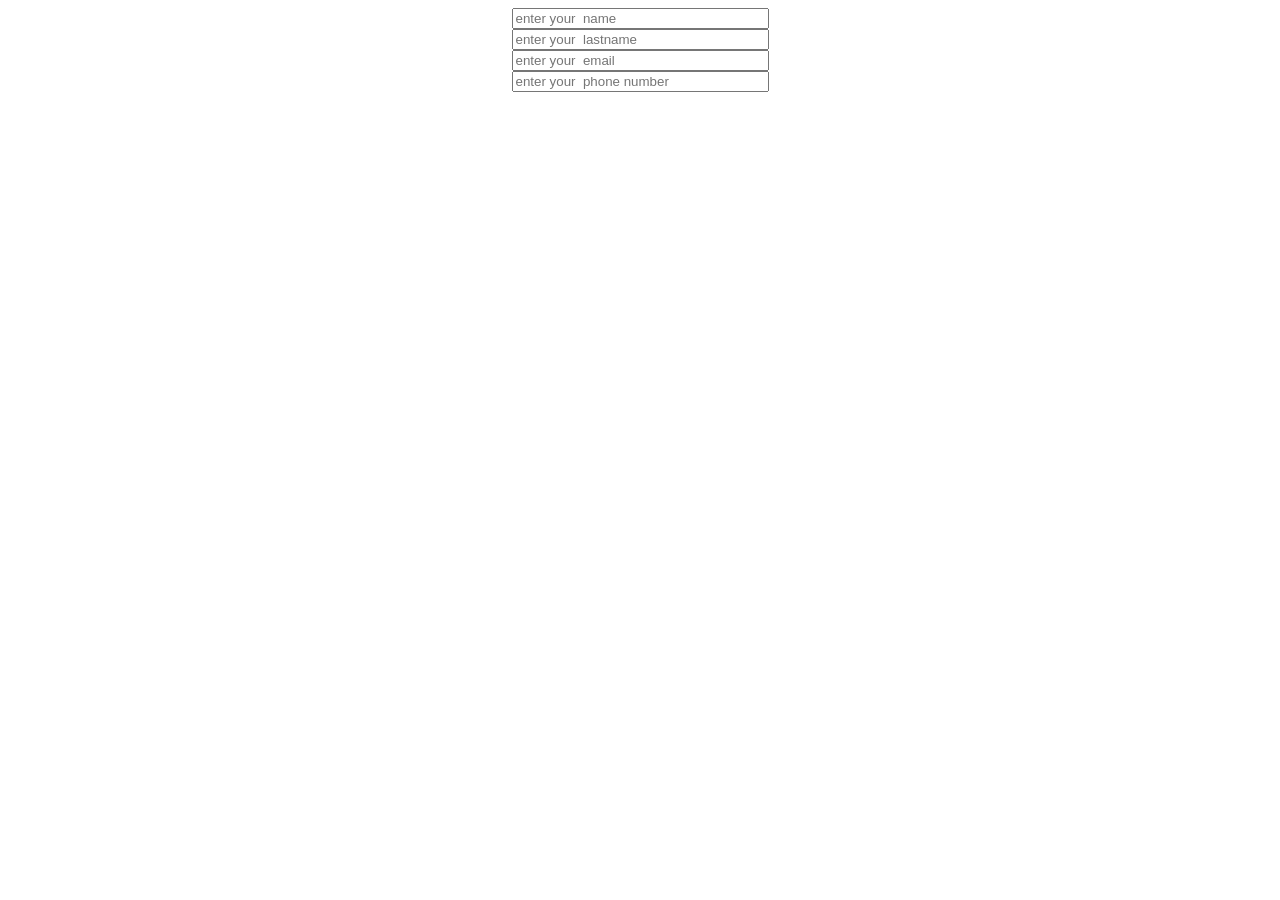
<file: index(4).html>
<!DOCTYPE html>
<html lang="en">
<head>
    <meta charset="UTF-8">
    <meta name="viewport" content="width=device-width, initial-scale=1.0">
    <title>Document</title>
</head>
<body>
    <center>
    <input type="text" placeholder="enter your  name" size="30" required minlength="8" maxlength="13" >
    <br>
    <input type="password" placeholder="enter your  lastname" size="30" required >
    <br>
    <input type="email" placeholder="enter your  email" size="30" required >
    <br>
    <input type="tel" placeholder="enter your  phone number" size="30" required > 
    </center>
</body>
</html>
</file>
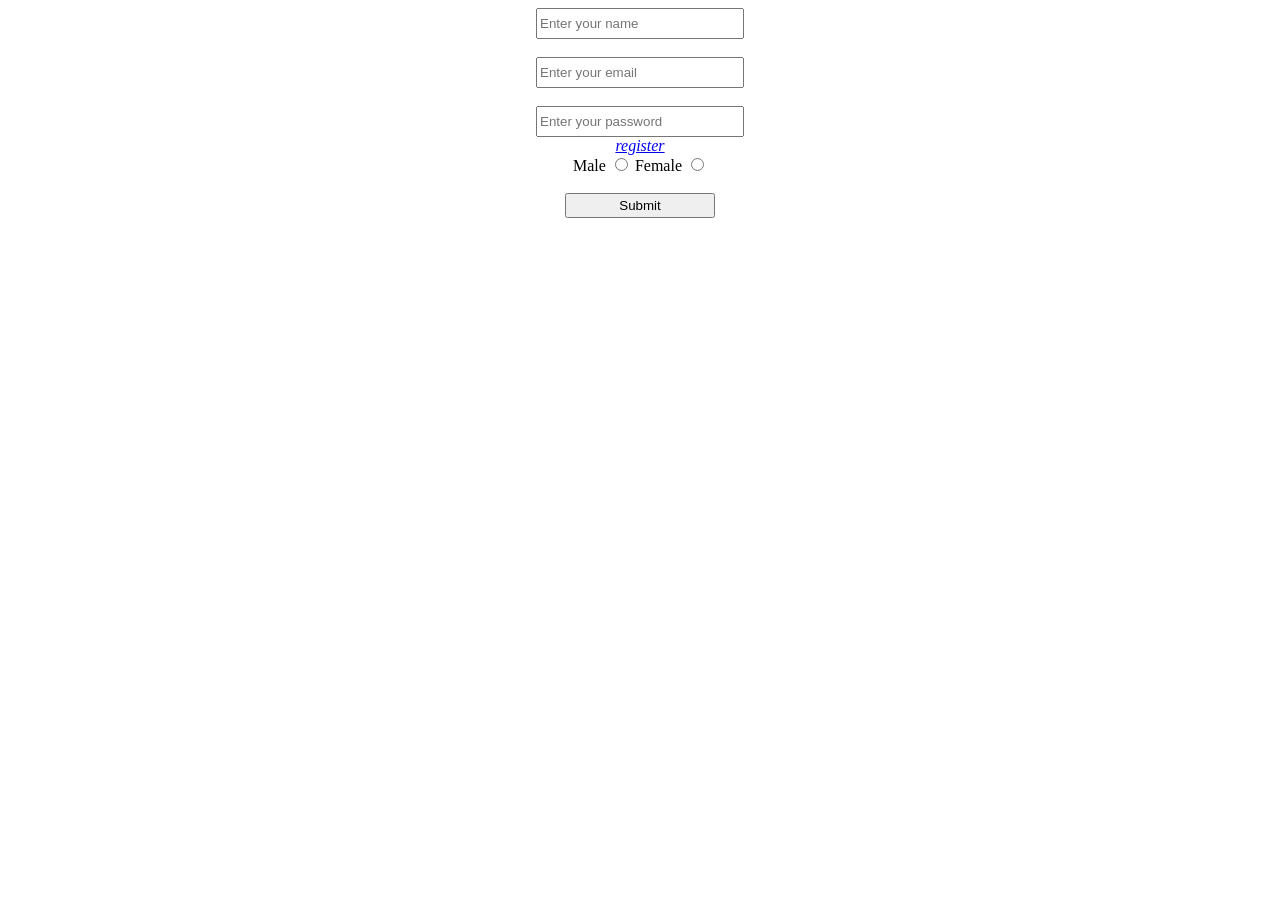
<file: login.html>
<!DOCTYPE html>
<html lang="en">
<head>
    <meta charset="UTF-8">
    <meta name="viewport" content="width=device-width, initial-scale=1.0">
    <title>Document</title>
</head>
<body>
    <center>
    <form>
    <input type="text" name="text" id="text" required placeholder="Enter your name" minlength="6" maxlength="16" style="width: 200px;height: 25px;"><br><br>



        
    <input type="email" name="Email" id="email" required placeholder="Enter your email" style="width: 200px;height: 25px;"><br><br>


    
    <input type="password" id="password" placeholder="Enter your password" minlength="8" maxlength="16" required style="width: 200px;height: 25px;"><br>

    <a href="register.html"><i>register</i></a><br>




    <label for="radio">Male</label>
    <input type="radio" id="radio">


    <label for="radio2">Female</label>
    <input type="radio" id="radio2"><br><br>



    

    <input type="submit" style="width: 150px;height: 25px;">
    </form>
    </center>
</body>
</html>
</file>
<file: HTML PROJECTS/projects5/style.css>
* {
    margin: 0;
    padding: 0;
    box-sizing: border-box;
}

body {
    font-family: Arial, sans-serif;
    background-color: #f3eae3;
    display: flex;
    justify-content: center;
    align-items: center;
    height: 100vh;
}

.product-card {
    display: flex;
    flex-direction: column;
    align-items: center;
    background-color: white;
    border-radius: 10px;
    box-shadow: 0 4px 10px rgba(0, 0, 0, 0.1);
    overflow: hidden;
    max-width: 400px;
    width: 100%;
    text-align: center;
}

.image-section img {
    width: 100%;
    height: auto;
    object-fit: cover;
}

.details-section {
    padding: 20px;
}

.category {
    font-size: 12px;
    letter-spacing: 2px;
    color: #a0a0a0;
    text-transform: uppercase;
}

h1 {
    font-size: 24px;
    margin: 10px 0;
}

p {
    font-size: 14px;
    color: #4d4d4d;
    margin-bottom: 20px;
}

.price {
    display: flex;
    justify-content: center;
    gap: 10px;
}

.current-price {
    font-size: 24px;
    color: #35a853;
}

.old-price {
    font-size: 14px;
    text-decoration: line-through;
    color: #999;
}

.add-to-cart {
    background-color: #35a853;
    color: white;
    padding: 10px;
    border: none;
    border-radius: 5px;
    cursor: pointer;
    font-size: 16px;
    margin-top: 20px;
}

.add-to-cart:hover {
    background-color: #2c8a45;
}
</file>
<file: HTML PROJECTS/projects8/css/style.css>
.young-serif-regular {
    font-family: "Young Serif", serif;
    font-weight: 400;
    font-style: normal;
  }
  

body {
    display: flex;
    justify-content: center;
    align-items: center;
    background-color: hsl(30, 18%, 87%);
}

.attribution { 
    font-size: 11px; text-align: center; 
}

.attribution a {
     color: hsl(228, 45%, 44%); 
}

.container {
    width: 500px;
    height: 1450px;
    background-color: hsl(0, 0%, 100%);
    border: none;
    border-radius: 20px;
}

.image {
    margin-left: 25px;
    margin-right: 25px;
    margin-top: 20px;
    border-radius: 10px;
    overflow: hidden;
}

img {
    border-radius: 10px;
    width: 450px;
    height: 200px;
}

.text h1 {
    margin-left: 10px;
    text-decoration: bold;
}


.text p {
    margin-left: 8px;
    font-size: small;
}

.prep {
    width: 460px;
    height: 200px;
    background-color: hsl(330, 100%, 98%);
    margin-left: 20px;
    border: none;
    border-radius: 5px;
}

.prep p {
    color: hsl(332, 51%, 32%);
    font-size: large;
    padding: 10px;
    font-weight: bold;
}


.prep ul li {
    margin-bottom: 15px;
}

#Ing {
    color: hsl(332, 51%, 32%);
    font-size: x-large;
    padding: 10px;
    font-weight: bold;
}

ul li {
    margin-bottom: 15px;
}

hr {
    margin: 0px 20px;
    border: hsl(30, 12%, 80%) solid 1px;
}


#Ins {
    color: hsl(332, 51%, 32%);
    font-size: x-large;
    padding-left: 20px;
    font-weight: bold;
}

ol li {
    font-size: small;
}

ol li {
    margin-bottom: 15px;
}


table {
    width: 600px;
    margin-left: 40px;
}

tr td {
    margin-bottom: 15px;
}

.d {
    color: hsl(332, 51%, 32%);
}

#nut {
    color: hsl(332, 51%, 32%);
    font-size: x-large;
    padding-left: 20px;
    font-weight: bold;
}

#bel {
    padding-left: 20px;
}

table, th, td {
    border-collapse: collapse;
    width: 700px;
}

th, td {
    padding: 10px;
    text-align: left;
}

.hr {
    margin: 0px 20px;
    border: hsl(30, 12%, 80%) solid 1px;
}
</file>
<file: HTML PROJECTS/projects9/style.css>
* {
    margin: 0;
    padding: 0;
    box-sizing: border-box;
}

body {
    font-family: Arial, sans-serif;
    line-height: 1.6;
    background-color: #f0f0f0;
    color: #333;
    margin: 0;
    min-height: 100vh; 
    display: flex;
    flex-direction: column;
}


header {
    background-color: #007bff;
    color: #fff;
    padding: 10px 0;
    text-align: center;
}

header h1 {
    margin: 0;
    font-size: 2em;
}

nav {
    text-align: center;
    margin-top: 10px;
}

nav ul {
    list-style-type: none;
    padding: 0;
}

nav ul li {
    display: inline-block;
    margin-right: 10px;
}

nav ul li a {
    color: #fff;
    text-decoration: none;
    padding: 5px 10px;
    border-radius: 5px;
    transition: background-color 0.3s ease;
}

nav ul li a:hover {
    background-color: #0056b3;
}

.main {
    flex: 1; 
    max-width: 1200px;
    margin: 20px auto;
    background-color: #fff;
    padding: 20px;
    border-radius: 10px;
    box-shadow: 0 0 10px rgba(0, 0, 0, 0.1);
}

.section {
    margin-bottom: 30px;
    padding: 20px;
    border: 2px solid #007bff;
    border-radius: 20px;
    overflow: hidden; 
}

.section h2 {
    font-size: 1.5em;
    margin-bottom: 10px;
}

.section p {
    font-size: 1.1em;
}

.image-container {
    display: flex;
    justify-content: space-between;
    margin-top: 20px;
}

.image-container img {
    width: 48%; 
    border-radius: 10px;
}

footer {
    background-color: #333;
    color: #fff;
    text-align: center;
    padding: 20px 0;
    width: 100%;
    flex-shrink: 0;
}

footer p {
    margin: 0;
}

footer a {
    color: #fff;
    text-decoration: none;
}

button {
    border-radius: 8px;
    padding: 5px;
    border-color: black;
    text-decoration: none;
    background-color: rgb(57, 214, 57);
}

button:hover {
    background-color: rgb(69, 246, 69);
}

button:active {
    background-color: rgb(69, 246, 80);
}

img:hover {
    transform: scale(1.05);
    cursor: pointer;
}
</file>
